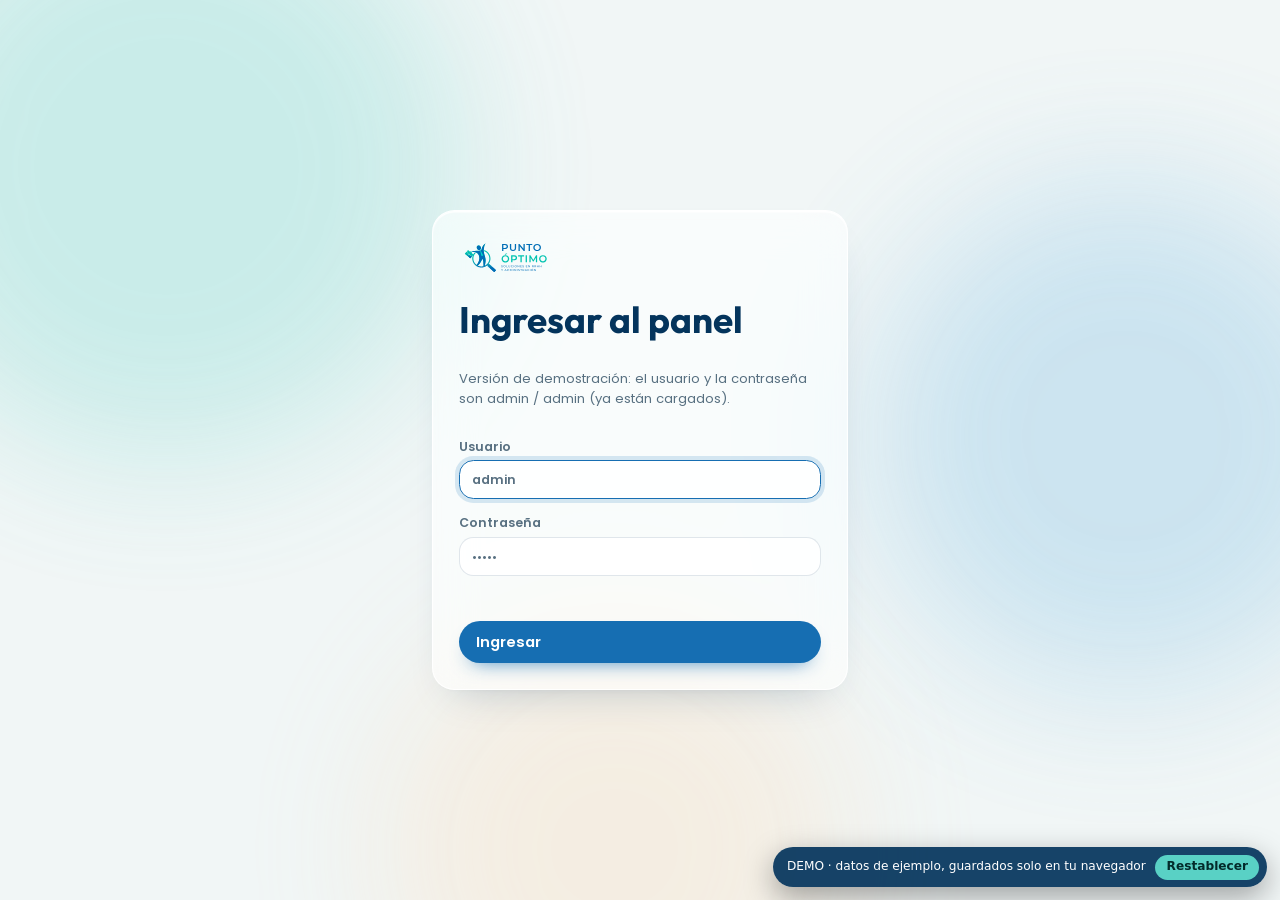
<file: panel/index.html>
<!DOCTYPE html>
<html lang="es-AR">
<head>
<meta charset="utf-8">
<meta name="viewport" content="width=device-width, initial-scale=1">
<title>Punto Óptimo · Panel</title>
<meta name="robots" content="noindex, nofollow">
<link rel="icon" href="favicon.svg" type="image/svg+xml">
<link rel="preconnect" href="https://fonts.googleapis.com">
<link rel="preconnect" href="https://fonts.gstatic.com" crossorigin>
<link href="https://fonts.googleapis.com/css2?family=Outfit:wght@400;500;600;700&family=Poppins:wght@400;500;600&display=swap" rel="stylesheet">
<link rel="stylesheet" href="estilos.css">
<style>@media (max-width:900px){#demo-aviso{bottom:auto!important;top:.5rem;left:.5rem;right:.5rem;justify-content:space-between;border-radius:1rem!important}main{padding-top:4.4rem!important}.entrada{padding-top:4.4rem}}</style>
</head>
<body>
<div class="fondo" aria-hidden="true"><span class="mancha"></span><span class="mancha"></span><span class="mancha"></span></div>

<div class="entrada" id="entrada" hidden></div>

<div class="app" id="app" hidden>
  <aside class="lateral">
    <div class="vidrio">
      <div class="marca"><picture><source srcset="logo-blanco.svg" media="(prefers-color-scheme: dark)"><img src="logo-color.svg" alt="Punto Óptimo"></picture></div>
      <nav class="menu" id="menu" aria-label="Secciones">
        <a href="#/inicio" data-v="inicio"><svg viewBox="0 0 24 24"><path d="M3 11l9-8 9 8"/><path d="M5 10v10h14V10"/></svg>Inicio</a>
        <a href="#/trabajos" data-v="trabajos"><svg viewBox="0 0 24 24"><rect x="3" y="4" width="5" height="16" rx="1.5"/><rect x="10" y="4" width="5" height="10" rx="1.5"/><rect x="17" y="4" width="4" height="6" rx="1.5"/></svg>Trabajos</a>
        <a href="#/clientes" data-v="clientes"><svg viewBox="0 0 24 24"><circle cx="9" cy="8" r="3.5"/><path d="M2.5 20c0-3.6 2.9-6 6.5-6s6.5 2.4 6.5 6"/><path d="M16 4.6a3.5 3.5 0 0 1 0 6.8M18 14.4c2 .7 3.5 2.6 3.5 5.6"/></svg>Clientes</a>
        <a href="#/servicios" data-v="servicios"><svg viewBox="0 0 24 24"><path d="M4 7h16M4 12h16M4 17h10"/></svg>Servicios</a>
        <a href="#/cv" data-v="cv"><svg viewBox="0 0 24 24"><path d="M7 3h7l5 5v13H7z"/><path d="M14 3v5h5M10 13h6M10 17h6"/></svg>CV<span class="n" id="n-cv" hidden></span></a>
        <a href="#/instagram" data-v="instagram"><svg viewBox="0 0 24 24"><rect x="3.5" y="3.5" width="17" height="17" rx="5"/><circle cx="12" cy="12" r="4"/><circle cx="17" cy="7" r=".6"/></svg>Instagram</a>
        <a href="#/ajustes" data-v="ajustes"><svg viewBox="0 0 24 24"><circle cx="12" cy="12" r="3"/><path d="M19 12a7 7 0 0 0-.1-1.2l2-1.5-2-3.4-2.3.9a7 7 0 0 0-2-1.2L14.2 3h-4l-.4 2.6a7 7 0 0 0-2 1.2l-2.3-.9-2 3.4 2 1.5A7 7 0 0 0 5 12c0 .4 0 .8.1 1.2l-2 1.5 2 3.4 2.3-.9a7 7 0 0 0 2 1.2l.4 2.6h4l.4-2.6a7 7 0 0 0 2-1.2l2.3.9 2-3.4-2-1.5c.1-.4.1-.8.1-1.2z"/></svg>Ajustes</a>
      </nav>
      <div class="pie-lateral">
        <div class="usuario-lateral" id="usuario"></div>
        <button class="btn sec chico" id="salir" type="button">Cerrar sesión</button>
      </div>
    </div>
  </aside>
  <main id="vista" tabindex="-1"></main>
</div>
<dialog id="ventana"></dialog>
<div id="aviso" role="status" aria-live="polite"></div>
<div id="demo-aviso" style="position:fixed;right:.8rem;bottom:.8rem;z-index:60;display:flex;gap:.6rem;align-items:center;padding:.45rem .5rem .45rem .9rem;border-radius:999px;background:rgba(4,52,92,.92);color:#fff;font:500 .76rem/1.3 system-ui,sans-serif;box-shadow:0 10px 30px rgba(0,0,0,.35)">DEMO · datos de ejemplo, guardados solo en tu navegador<button type="button" onclick="if(confirm('¿Volver a los datos de ejemplo originales?')){PuntoOptimoDemo.reiniciar();location.href='./'}" style="border:0;border-radius:999px;padding:.3rem .7rem;background:#59d1c5;color:#032b2b;font:inherit;font-weight:700;cursor:pointer">Restablecer</button></div>
<script src="base.js"></script>
<script src="demo-api.js"></script>
<script src="whatsapp.js"></script>
<script src="vistas/inicio.js"></script>
<script src="vistas/trabajos.js"></script>
<script src="vistas/clientes.js"></script>
<script src="vistas/servicios.js"></script>
<script src="vistas/cv.js"></script>
<script src="vistas/instagram.js"></script>
<script src="vistas/ajustes.js"></script>
<script src="arranque.js"></script>
</body>
</html>
</file>
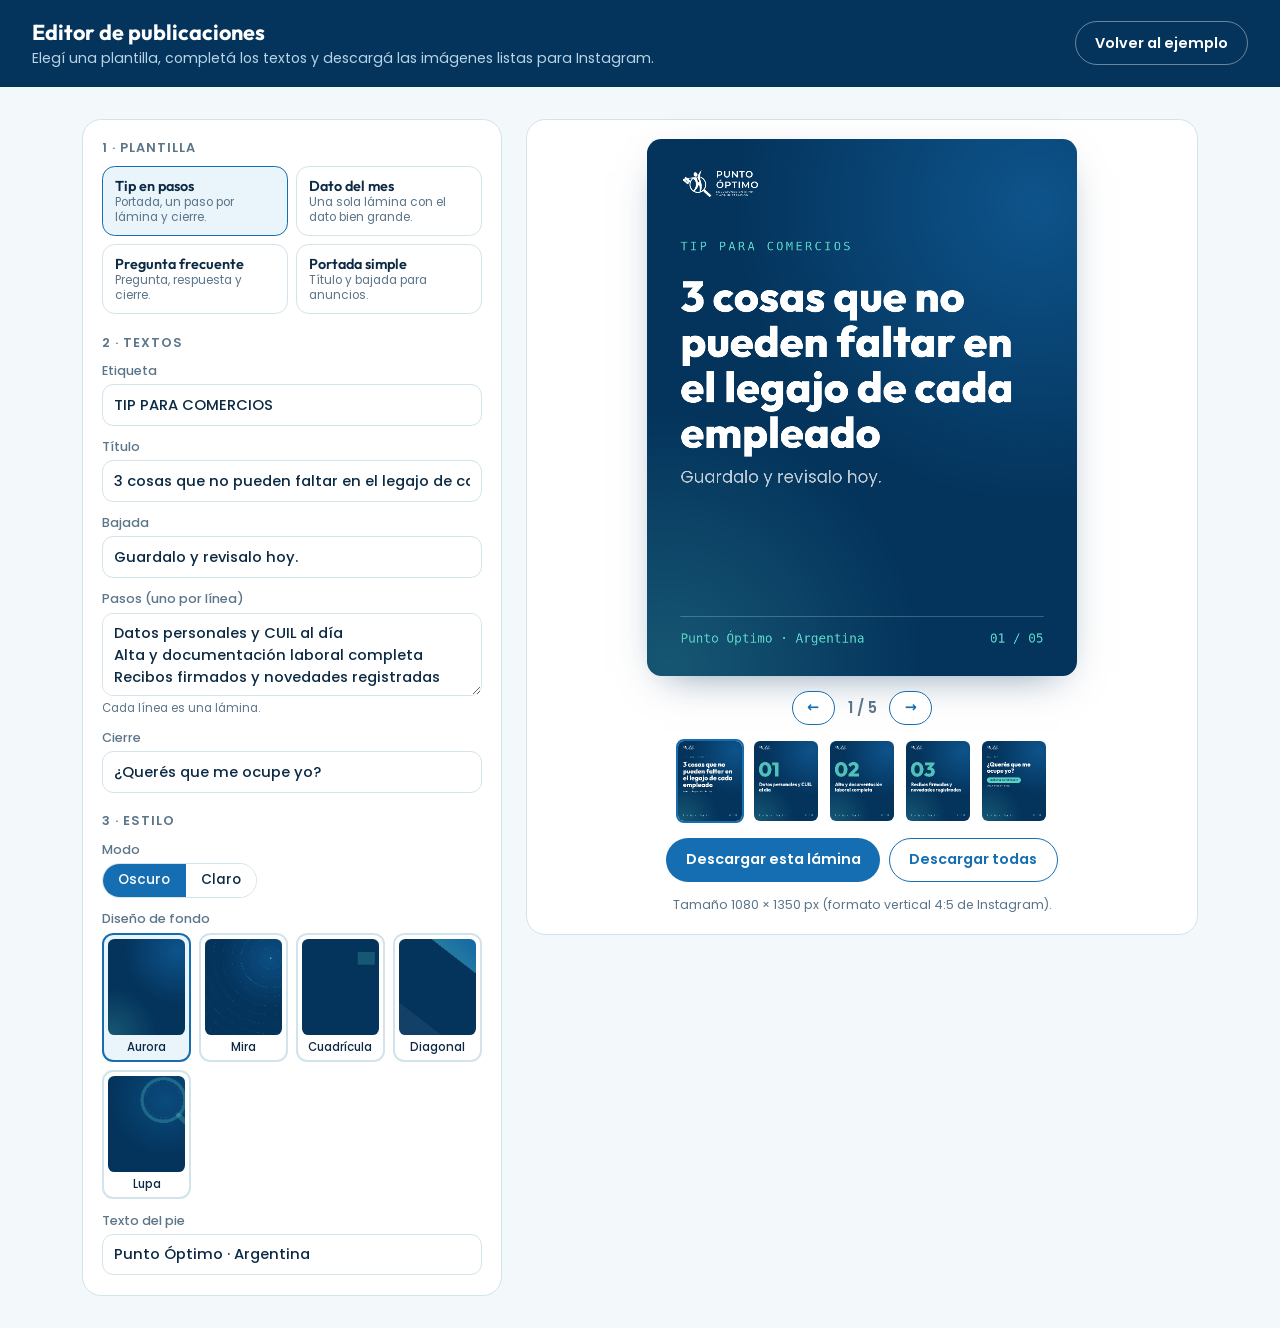
<file: panel/instagram/index.html>
<!doctype html>
<html lang="es">
<head>
<meta charset="utf-8">
<meta name="viewport" content="width=device-width, initial-scale=1">
<meta name="robots" content="noindex, nofollow">
<title>Editor de publicaciones · Punto Óptimo</title>
<link rel="icon" href="../favicon.svg" type="image/svg+xml">
<link rel="preconnect" href="https://fonts.googleapis.com">
<link rel="preconnect" href="https://fonts.gstatic.com" crossorigin>
<link href="https://fonts.googleapis.com/css2?family=Outfit:wght@500;600;700;800&family=Poppins:wght@400;500;600&display=swap" rel="stylesheet">
<link rel="stylesheet" href="editor.css">
<script>if (/[?&]embebido/.test(location.search)) document.documentElement.classList.add("embebido");</script>
</head>
<body>
<header class="barra">
  <div>
    <h1>Editor de publicaciones</h1>
    <p>Elegí una plantilla, completá los textos y descargá las imágenes listas para Instagram.</p>
  </div>
  <button type="button" class="btn sec" id="btn-ejemplo">Volver al ejemplo</button>
</header>

<main class="editor">
  <section class="panel" aria-label="Contenido">
    <h2>1 · Plantilla</h2>
    <div class="plantillas" id="plantillas" role="radiogroup" aria-label="Plantilla"></div>

    <h2>2 · Textos</h2>
    <div class="campos" id="campos"></div>

    <h2>3 · Estilo</h2>
    <div class="campos">
      <div class="fila">
        <span class="etq">Modo</span>
        <div class="seg" id="tema" role="radiogroup" aria-label="Modo">
          <button type="button" role="radio" data-v="oscuro" aria-checked="true">Oscuro</button>
          <button type="button" role="radio" data-v="claro" aria-checked="false">Claro</button>
        </div>
      </div>
      <div class="fila"><span class="etq">Diseño de fondo</span><div class="fondos" id="fondos" role="radiogroup" aria-label="Diseño de fondo"></div></div>
      <label>Texto del pie<input id="pie" maxlength="60"></label>
    </div>
  </section>

  <section class="vista" aria-label="Vista previa">
    <div class="lienzo-caja"><canvas id="lienzo" width="1080" height="1350" role="img" aria-label="Vista previa de la lámina"></canvas></div>
    <div class="nav">
      <button type="button" class="btn sec" id="ant" aria-label="Lámina anterior">←</button>
      <span id="contador" aria-live="polite">1 / 1</span>
      <button type="button" class="btn sec" id="sig" aria-label="Lámina siguiente">→</button>
    </div>
    <div class="minis" id="minis" aria-label="Láminas"></div>
    <div class="acciones">
      <button type="button" class="btn" id="bajar-una">Descargar esta lámina</button>
      <button type="button" class="btn sec" id="bajar-todas">Descargar todas</button>
    </div>
    <p class="nota" id="nota">Tamaño 1080 × 1350 px (formato vertical 4:5 de Instagram).</p>
  </section>
</main>

<script src="logos-datos.js"></script>
<script src="../../js/config.js"></script>
<script src="editor.js"></script>
</body>
</html>
</file>
<file: panel/estilos.css>
/* Panel Punto Óptimo · mismos colores y tipografías que la web (manual de marca) */
:root{
  color-scheme:light dark;
  --azul:#166eb2;--azul-osc:#0f5a94;--agua:#59d1c5;--agua-osc:#0b7f75;
  --titulo:#04345c;--texto:#0e2433;--suave:#587081;--fondo:#f1f6f6;
  --vidrio:rgba(255,255,255,.62);--vidrio-fuerte:rgba(255,255,255,.86);--borde:rgba(255,255,255,.9);--linea:rgba(4,52,92,.12);
  --sombra:0 1.5px 1px rgba(255,255,255,.95) inset,0 20px 40px -24px rgba(4,52,92,.28),0 4px 10px -8px rgba(4,52,92,.1);
  --ok:#17845a;--aviso:#b26a00;--error:#b3261e;
  --f-tit:"Coolvetica","Outfit","Segoe UI",system-ui,sans-serif;--f-txt:"Poppins","Segoe UI",system-ui,sans-serif;
  --ease:cubic-bezier(.22,1,.36,1);--spring:cubic-bezier(.34,1.56,.64,1);--radio:1.4rem;
}
@media (prefers-color-scheme:dark){:root{
  --titulo:#eaf3f8;--texto:#dbe7ee;--suave:#97adba;--fondo:#07131c;
  --vidrio:rgba(255,255,255,.08);--vidrio-fuerte:rgba(255,255,255,.14);--borde:rgba(255,255,255,.18);--linea:rgba(255,255,255,.12);
  --sombra:0 1px 1px rgba(255,255,255,.2) inset,0 20px 40px -24px rgba(0,0,0,.7);
  --ok:#5fd8a4;--aviso:#f0b35a;--error:#ffb4ab}}
*{box-sizing:border-box}
html{scroll-behavior:smooth}
body{margin:0;font:15px/1.55 var(--f-txt);color:var(--texto);background:var(--fondo);min-height:100vh}
h1,h2,h3{font-family:var(--f-tit);color:var(--titulo);margin:0;line-height:1.15;font-weight:700}
h1{font-size:clamp(1.7rem,3vw,2.3rem)}h2{font-size:1.3rem}h3{font-size:1.02rem}
button,input,select,textarea{font:inherit;color:inherit}
a{color:var(--azul)}

/* fondo vivo */
.fondo{position:fixed;inset:0;z-index:-1;overflow:hidden}
.mancha{position:absolute;border-radius:50%;filter:blur(70px);opacity:.75;animation:flota 24s ease-in-out infinite alternate}
.mancha:nth-child(1){width:46vw;height:46vw;left:-10vw;top:-10vw;background:rgba(89,209,197,.34)}
.mancha:nth-child(2){width:40vw;height:40vw;right:-8vw;top:20vh;background:rgba(111,183,227,.38);animation-delay:-8s}
.mancha:nth-child(3){width:36vw;height:36vw;left:30vw;bottom:-14vw;background:rgba(255,214,170,.34);animation-delay:-15s}
@media (prefers-color-scheme:dark){.mancha{opacity:.4}}
@keyframes flota{from{transform:translate(0,0) scale(1)}to{transform:translate(4vw,3vh) scale(1.12)}}
@media (prefers-reduced-motion:reduce){.mancha{animation:none}*{transition:none!important}}

/* estructura */
.app{display:grid;grid-template-columns:15.5rem 1fr;min-height:100vh}
.lateral{position:sticky;top:0;height:100vh;padding:1.1rem;display:flex;flex-direction:column;gap:1.1rem}
.vidrio{background:var(--vidrio);border:1px solid var(--borde);border-radius:var(--radio);box-shadow:var(--sombra);-webkit-backdrop-filter:blur(20px) saturate(170%);backdrop-filter:blur(20px) saturate(170%)}
.lateral .vidrio{flex:1;display:flex;flex-direction:column;padding:1rem .8rem}
.marca{display:flex;align-items:center;gap:.6rem;padding:.2rem .5rem 1rem;color:var(--titulo);font-family:var(--f-tit);font-weight:700;font-size:1.1rem}
.marca img{height:2.2rem;width:auto}
.menu{display:grid;gap:.2rem}
.menu a{display:flex;align-items:center;gap:.7rem;padding:.65rem .8rem;border-radius:1rem;color:var(--suave);text-decoration:none;font-weight:500;transition:background .35s var(--ease),color .3s,transform .4s var(--spring)}
.menu a svg{width:1.25rem;height:1.25rem;fill:none;stroke:currentColor;stroke-width:1.7;stroke-linecap:round;stroke-linejoin:round;flex:none}
.menu a:hover{background:var(--vidrio-fuerte);color:var(--titulo)}
.menu a.on{background:linear-gradient(135deg,var(--azul),#2f8fd0);color:#fff;box-shadow:0 10px 20px -10px rgba(22,110,178,.8)}
.menu .n{margin-left:auto;font-size:.72rem;font-weight:600;background:var(--agua);color:#032b2b;border-radius:99px;padding:.05rem .5rem}
.pie-lateral{margin-top:auto;display:grid;gap:.5rem}
main{padding:1.3rem 1.6rem 3rem;max-width:1320px;width:100%;min-width:0}
.cabecera{display:flex;align-items:flex-end;gap:1rem;flex-wrap:wrap;margin-bottom:1.3rem}
.cabecera .sub{color:var(--suave);margin:.2rem 0 0}
.cabecera .acc{margin-left:auto;display:flex;gap:.6rem;flex-wrap:wrap}

/* botones y campos */
.btn{display:inline-flex;align-items:center;gap:.5rem;border:0;cursor:pointer;border-radius:999px;padding:.6rem 1.1rem;font-weight:600;font-size:.92rem;text-decoration:none;background:var(--azul);color:#fff;box-shadow:0 10px 20px -12px rgba(22,110,178,.9);transition:transform .45s var(--spring),background .25s}
.btn:hover{transform:translateY(-2px) scale(1.02);background:var(--azul-osc)}
.btn:active{transform:scale(.97)}
.btn.agua{background:var(--agua);color:#032b2b;box-shadow:0 10px 20px -12px rgba(89,209,197,.9)}
.btn.sec{background:var(--vidrio);color:var(--titulo);box-shadow:inset 0 0 0 1px var(--borde)}
.btn.sec:hover{background:var(--vidrio-fuerte)}
.btn.chico{padding:.35rem .8rem;font-size:.82rem}
.btn.peligro{background:transparent;color:var(--error);box-shadow:inset 0 0 0 1.5px currentColor}
.btn:disabled{opacity:.5;cursor:wait;transform:none}
input,select,textarea{width:100%;padding:.55rem .8rem;border-radius:.9rem;border:1px solid var(--linea);background:var(--vidrio-fuerte);transition:border-color .25s,box-shadow .25s}
input:focus,select:focus,textarea:focus{outline:0;border-color:var(--azul);box-shadow:0 0 0 4px rgba(22,110,178,.16)}
textarea{resize:vertical}
input[type=checkbox]{width:1.1rem;height:1.1rem;accent-color:var(--azul)}
label.campo{display:grid;gap:.25rem;font-size:.78rem;font-weight:600;color:var(--suave)}
.rejilla{display:grid;grid-template-columns:repeat(auto-fit,minmax(10.5rem,1fr));gap:.8rem}
.tarjeta{padding:1.1rem 1.2rem}
.suave{color:var(--suave)}.chico{font-size:.82rem}
.vacio{text-align:center;color:var(--suave);padding:1.6rem 1rem}

/* chips */
.chip{display:inline-flex;align-items:center;gap:.3rem;font-size:.72rem;font-weight:600;padding:.12rem .6rem;border-radius:99px;background:rgba(22,110,178,.13);color:var(--azul);white-space:nowrap}
.chip.agua{background:rgba(89,209,197,.26);color:var(--agua-osc)}
.chip.rojo{background:rgba(179,38,30,.14);color:var(--error)}
.chip.ambar{background:rgba(178,106,0,.15);color:var(--aviso)}
.chip.verde{background:rgba(23,132,90,.15);color:var(--ok)}
@media (prefers-color-scheme:dark){.chip{color:#8cc8f0}.chip.agua{color:var(--agua)}}

/* inicio */
.resumen{display:grid;grid-template-columns:repeat(auto-fit,minmax(11rem,1fr));gap:.9rem;margin-bottom:1.3rem}
.dato{padding:1rem 1.2rem;display:grid;gap:.1rem;text-decoration:none;color:inherit;transition:transform .45s var(--spring)}
a.dato:hover{transform:translateY(-3px)}
.dato b{font-family:var(--f-tit);font-size:2rem;color:var(--titulo);line-height:1}
.dato span{color:var(--suave);font-size:.84rem}
.dato.alerta b{color:var(--error)}
.bloque{margin-bottom:1.3rem}
.bloque>h2{margin:0 0 .6rem;display:flex;align-items:center;gap:.6rem}
.bloque>h2 .chip{font-family:var(--f-txt)}
.lista{display:grid;gap:.5rem}
.fila{display:grid;grid-template-columns:auto 1fr auto;gap:.8rem;align-items:center;padding:.7rem 1rem;cursor:pointer;transition:transform .4s var(--spring),background .3s}
.fila:hover{transform:translateX(4px);background:var(--vidrio-fuerte)}
.fila .t{font-weight:600;color:var(--titulo)}
.fila .s{font-size:.82rem;color:var(--suave)}
.visto{width:1.7rem;height:1.7rem;border-radius:50%;border:2px solid var(--agua);background:transparent;cursor:pointer;display:grid;place-items:center;color:transparent;transition:background .3s,color .3s,transform .4s var(--spring);flex:none}
.visto:hover{background:var(--agua);color:#032b2b;transform:scale(1.15)}
.visto svg{width:.95rem;height:.95rem;fill:none;stroke:currentColor;stroke-width:3;stroke-linecap:round;stroke-linejoin:round}
.hecho-fila .t{text-decoration:line-through;opacity:.65}
.aviso-cv{display:flex;align-items:center;gap:1rem;padding:.9rem 1.2rem;margin-bottom:1.3rem;border-color:var(--agua)}

/* tablero */
.tablero{display:grid;grid-template-columns:repeat(4,minmax(13rem,1fr));gap:1rem;align-items:start;overflow-x:auto;padding-bottom:.6rem}
.col{padding:.8rem;min-height:12rem}
.col>h3{display:flex;align-items:center;gap:.5rem;margin-bottom:.7rem}
.col>h3 .chip{margin-left:auto}
.col .lista{gap:.6rem}
.carta{padding:.8rem .9rem;border-radius:1.1rem;background:var(--vidrio-fuerte);border:1px solid var(--borde);cursor:pointer;display:grid;gap:.35rem;transition:transform .4s var(--spring),box-shadow .3s}
.carta:hover{transform:translateY(-3px);box-shadow:0 14px 26px -18px rgba(4,52,92,.5)}
.carta .t{font-weight:600;color:var(--titulo);line-height:1.3}
.carta .pie{display:flex;gap:.4rem;flex-wrap:wrap;align-items:center}
.carta .mover{display:flex;gap:.4rem;margin-top:.2rem}
.barra{height:.35rem;border-radius:9px;background:var(--linea);overflow:hidden}
.barra i{display:block;height:100%;background:linear-gradient(90deg,var(--azul),var(--agua));border-radius:9px;transition:width .6s var(--ease)}
.filtros{display:flex;gap:.6rem;flex-wrap:wrap;margin-bottom:1rem}
.filtros>*{width:auto;min-width:9rem}
.interruptor{display:inline-flex;background:var(--vidrio);border-radius:99px;padding:.2rem;border:1px solid var(--borde)}
.interruptor button{border:0;background:transparent;padding:.3rem .9rem;border-radius:99px;cursor:pointer;color:var(--suave);font-weight:600}
.interruptor button.on{background:var(--azul);color:#fff}

/* dos paneles (clientes, CV) */
.dos{display:grid;grid-template-columns:minmax(16rem,22rem) 1fr;gap:1.1rem;align-items:start}
.indice{padding:.8rem;position:sticky;top:1rem;max-height:calc(100vh - 2rem);overflow:auto}
.item{padding:.6rem .8rem;border-radius:.9rem;cursor:pointer;display:grid;gap:.05rem;border:1px solid transparent;transition:background .25s}
.item:hover{background:rgba(22,110,178,.08)}
.item.on{background:rgba(22,110,178,.14);border-color:var(--azul)}
.item b{color:var(--titulo)}
.item.inactivo{opacity:.55}
table{width:100%;border-collapse:collapse}
td,th{text-align:left;padding:.5rem .6rem;border-bottom:1px solid var(--linea);font-size:.9rem;vertical-align:middle}
th{color:var(--suave);font-size:.75rem;text-transform:uppercase;letter-spacing:.06em}
.prob{padding:.5rem .8rem;border-left:4px solid var(--linea);margin:.4rem 0;background:var(--vidrio);border-radius:.5rem}
.prob.alta{border-color:var(--error)}.prob.media{border-color:var(--aviso)}.prob.baja{border-color:var(--ok)}
.puntaje{font:700 2.2rem var(--f-tit);color:var(--azul)}
.sug{display:flex;justify-content:space-between;gap:.8rem;align-items:center;padding:.5rem 0;border-bottom:1px solid var(--linea)}

/* ventana de edición */
dialog{border:0;padding:0;background:transparent;max-width:min(42rem,94vw);width:100%;color:var(--texto)}
dialog::backdrop{background:rgba(4,30,50,.45);-webkit-backdrop-filter:blur(6px);backdrop-filter:blur(6px)}
dialog[open]{animation:entra .45s var(--ease)}
@keyframes entra{from{opacity:0;transform:translateY(14px) scale(.98)}}
.ventana{padding:1.4rem;max-height:90vh;overflow:auto;background:var(--fondo);background-image:linear-gradient(var(--vidrio),var(--vidrio))}
.ventana h2{margin-bottom:1rem}
.ventana .botones{display:flex;gap:.6rem;flex-wrap:wrap;margin-top:1.1rem}
.ventana .botones .der{margin-left:auto}
.tarea{display:grid;grid-template-columns:auto 1fr auto;gap:.6rem;align-items:center;padding:.3rem 0}
.tarea.hecha span{text-decoration:line-through;opacity:.6}
.tarea button.x{border:0;background:none;color:var(--suave);cursor:pointer;font-size:1.1rem}

/* aviso flotante */
#aviso{position:fixed;bottom:1.2rem;left:50%;translate:-50% 0;background:var(--titulo);color:var(--fondo);padding:.7rem 1.3rem;border-radius:999px;box-shadow:0 12px 30px rgba(0,0,0,.3);opacity:0;pointer-events:none;transition:opacity .35s;max-width:92vw;z-index:50;font-weight:500}
#aviso.v{opacity:1}#aviso.e{background:var(--error);color:#fff}

/* celular */
@media (max-width:900px){
  .app{grid-template-columns:1fr}
  .lateral{position:fixed;inset:auto 0 0 0;height:auto;z-index:20;padding:.5rem}
  .lateral .vidrio{flex-direction:row;padding:.35rem;justify-content:space-around;border-radius:1.4rem}
  .marca,.pie-lateral{display:none}
  .menu{display:flex;width:100%;justify-content:space-around}
  .menu a{flex-direction:column;gap:.1rem;font-size:.64rem;padding:.45rem .1rem;flex:1 1 0;min-width:0;justify-content:center;text-align:center}
  .menu .n{position:absolute;margin:0;translate:1rem -.2rem}
  main{padding:1rem 1rem 6rem}
  .resumen{grid-template-columns:1fr 1fr}.dato b{font-size:1.6rem}
  .dos{grid-template-columns:1fr}.indice{position:static;max-height:none}
}

/* ingreso (login / instalación) */
.app[hidden],.entrada[hidden]{display:none}
.entrada{min-height:100vh;display:grid;place-items:center;padding:1.2rem}
.entrada .tarjeta{width:min(26rem,100%);padding:1.6rem;display:grid;gap:.9rem}
.entrada img{height:2.6rem;width:auto;justify-self:start}
.entrada .error{color:var(--error);font-size:.88rem;min-height:1.2em;font-weight:500}
.usuario-lateral{font-size:.8rem;color:var(--suave);padding:0 .4rem;overflow:hidden;text-overflow:ellipsis;white-space:nowrap}
dialog.ancha{max-width:min(64rem,96vw)}
/* tabla de CV */
.tabla-cv{overflow-x:auto}
.tabla-cv table{min-width:46rem}
.tabla-cv tr.fila-cv{cursor:pointer;transition:background .2s}
.tabla-cv tr.fila-cv:hover{background:rgba(22,110,178,.07)}
.tabla-cv select{padding:.3rem .5rem;font-size:.82rem;width:auto;min-width:8.5rem}
.tabla-cv .nom{font-weight:600;color:var(--titulo)}

/* Mensajes de WhatsApp */
.wa-plant{display:flex;flex-wrap:wrap;gap:.4rem;margin:.3rem 0 .9rem}
.wa-plant .btn.on{background:var(--azul);color:#fff;border-color:var(--azul)}
.etq-chicos{font-size:.82rem;font-weight:600;color:var(--suave);margin:.8rem 0 .2rem}
.wa-fila{padding:.9rem 0;border-top:1px solid var(--linea,rgba(127,127,127,.25))}
.wa-fila textarea,.ventana textarea{width:100%}

/* Instagram (editor dentro del panel) */
.marco-ig{width:100%;min-height:40rem;border:0;display:block;background:transparent}
</file>
<file: panel/instagram/editor.css>
:root{
  color-scheme:light dark;
  --azul:#166eb2;--azul-osc:#005a96;--agua:#59d1c5;--tinta:#04345c;--fondo:#f3f8fb;--borde:#d3e3ec;--texto:#0c2a44;--suave:#5b7589;
  --tarjeta:#fff;--sel:#eaf4fb;--acento:var(--azul);
  --f-tit:"Outfit",system-ui,sans-serif;--f-txt:"Poppins",system-ui,sans-serif;
}
*{box-sizing:border-box}
body{margin:0;background:var(--fondo);color:var(--texto);font:400 15px/1.5 var(--f-txt)}
.barra{display:flex;gap:1rem;justify-content:space-between;align-items:center;flex-wrap:wrap;padding:1.1rem clamp(1rem,3vw,2rem);background:var(--tinta);color:#fff}
.barra h1{margin:0;font:700 1.35rem var(--f-tit)}
.barra p{margin:.15rem 0 0;color:#b9d3e6;font-size:.88rem}
.editor{display:grid;grid-template-columns:minmax(300px,420px) 1fr;gap:1.5rem;padding:clamp(1rem,3vw,2rem);max-width:1180px;margin:0 auto;align-items:start}
.panel,.vista{background:var(--tarjeta);border:1px solid var(--borde);border-radius:1.2rem;padding:1.2rem}
.panel h2{font:600 .8rem var(--f-txt);letter-spacing:.08em;text-transform:uppercase;color:var(--suave);margin:1.2rem 0 .6rem}
.panel h2:first-child{margin-top:0}
.plantillas{display:grid;grid-template-columns:1fr 1fr;gap:.5rem}
.plantillas button{font:inherit;text-align:left;padding:.6rem .75rem;border:1.5px solid var(--borde);border-radius:.8rem;background:var(--tarjeta);cursor:pointer;color:var(--texto)}
.plantillas button b{display:block;font:600 .9rem var(--f-tit)}
.plantillas button small{color:var(--suave);font-size:.74rem;line-height:1.3;display:block}
.plantillas button[aria-checked=true]{border-color:var(--azul);background:var(--sel)}
.campos{display:grid;gap:.7rem}
.campos label,.fila{display:grid;gap:.25rem;font-size:.8rem;font-weight:500;color:var(--suave)}
.campos input,.campos textarea{font:inherit;font-size:.92rem;color:var(--texto);padding:.55rem .7rem;border:1px solid var(--borde);border-radius:.7rem;width:100%;background:var(--tarjeta)}
.campos textarea{resize:vertical;min-height:5.2rem}
.campos input:focus,.campos textarea:focus{outline:2px solid var(--azul);outline-offset:1px}
.campos small{font-weight:400;color:var(--suave);font-size:.72rem}
.etq{font-size:.8rem;font-weight:500}
.seg{display:inline-flex;border:1px solid var(--borde);border-radius:999px;overflow:hidden;width:max-content}
.seg button{font:inherit;font-size:.85rem;border:0;background:var(--tarjeta);padding:.4rem .95rem;cursor:pointer;color:var(--texto)}
.seg button[aria-checked=true]{background:var(--azul);color:#fff}
.btn{font:600 .9rem var(--f-txt);border:0;border-radius:999px;padding:.65rem 1.2rem;background:var(--azul);color:#fff;cursor:pointer}
.btn:hover{background:var(--azul-osc)}
.btn.sec{background:var(--tarjeta);color:var(--azul);border:1.5px solid var(--azul)}
.btn.sec:hover{background:var(--sel)}
.barra .btn.sec{background:transparent;color:#fff;border-color:#ffffff66}
.vista{display:grid;gap:.9rem;justify-items:center}
.lienzo-caja{width:min(100%,430px);border-radius:.9rem;overflow:hidden;box-shadow:0 14px 40px -18px rgba(4,52,92,.55);line-height:0}
#lienzo{width:100%;height:auto;display:block}
.nav{display:flex;gap:.8rem;align-items:center;font-weight:600;color:var(--suave)}
.nav .btn{padding:.35rem .9rem}
.minis{display:flex;gap:.5rem;flex-wrap:wrap;justify-content:center;max-width:100%}
.minis button{padding:0;border:2px solid transparent;border-radius:.5rem;background:none;cursor:pointer;line-height:0;overflow:hidden}
.minis button[aria-current=true]{border-color:var(--azul)}
.minis canvas{width:64px;height:auto;display:block}
.acciones{display:flex;gap:.6rem;flex-wrap:wrap;justify-content:center}
.nota{margin:0;font-size:.78rem;color:var(--suave);text-align:center}
@media (max-width:860px){.editor{grid-template-columns:1fr}.vista{order:-1}}

.fondos{display:grid;grid-template-columns:repeat(auto-fill,minmax(70px,1fr));gap:.5rem}
.fondos button{font:inherit;padding:.25rem;border:2px solid var(--borde);border-radius:.7rem;background:var(--tarjeta);cursor:pointer;display:grid;gap:.25rem;justify-items:center;color:var(--texto);font-size:.72rem}
.fondos canvas{width:100%;height:auto;border-radius:.4rem;display:block}
.fondos button[aria-checked=true]{border-color:var(--azul);background:var(--sel)}

/* Modo oscuro (sigue el del sistema, igual que el panel) */
@media (prefers-color-scheme:dark){
  :root{--fondo:#05111a;--tarjeta:rgba(255,255,255,.06);--sel:rgba(22,110,178,.3);--borde:rgba(255,255,255,.16);--texto:#e8f1f6;--suave:#9db3c3;--acento:var(--agua)}
  .campos input,.campos textarea{color-scheme:dark}
  .btn.sec{color:var(--agua);border-color:var(--agua)}
  .fondos button,.plantillas button,.seg button{color:var(--texto)}
}
/* Dentro del panel (iframe): sin barra propia y con el fondo transparente */
html.embebido body{background:transparent}
html.embebido .barra{background:transparent;color:var(--texto);padding:0 0 .8rem;justify-content:flex-end}
html.embebido .barra>div{display:none}
html.embebido .barra .btn.sec{color:var(--acento);border-color:var(--acento)}
html.embebido .editor{padding:0;max-width:none}
</file>
